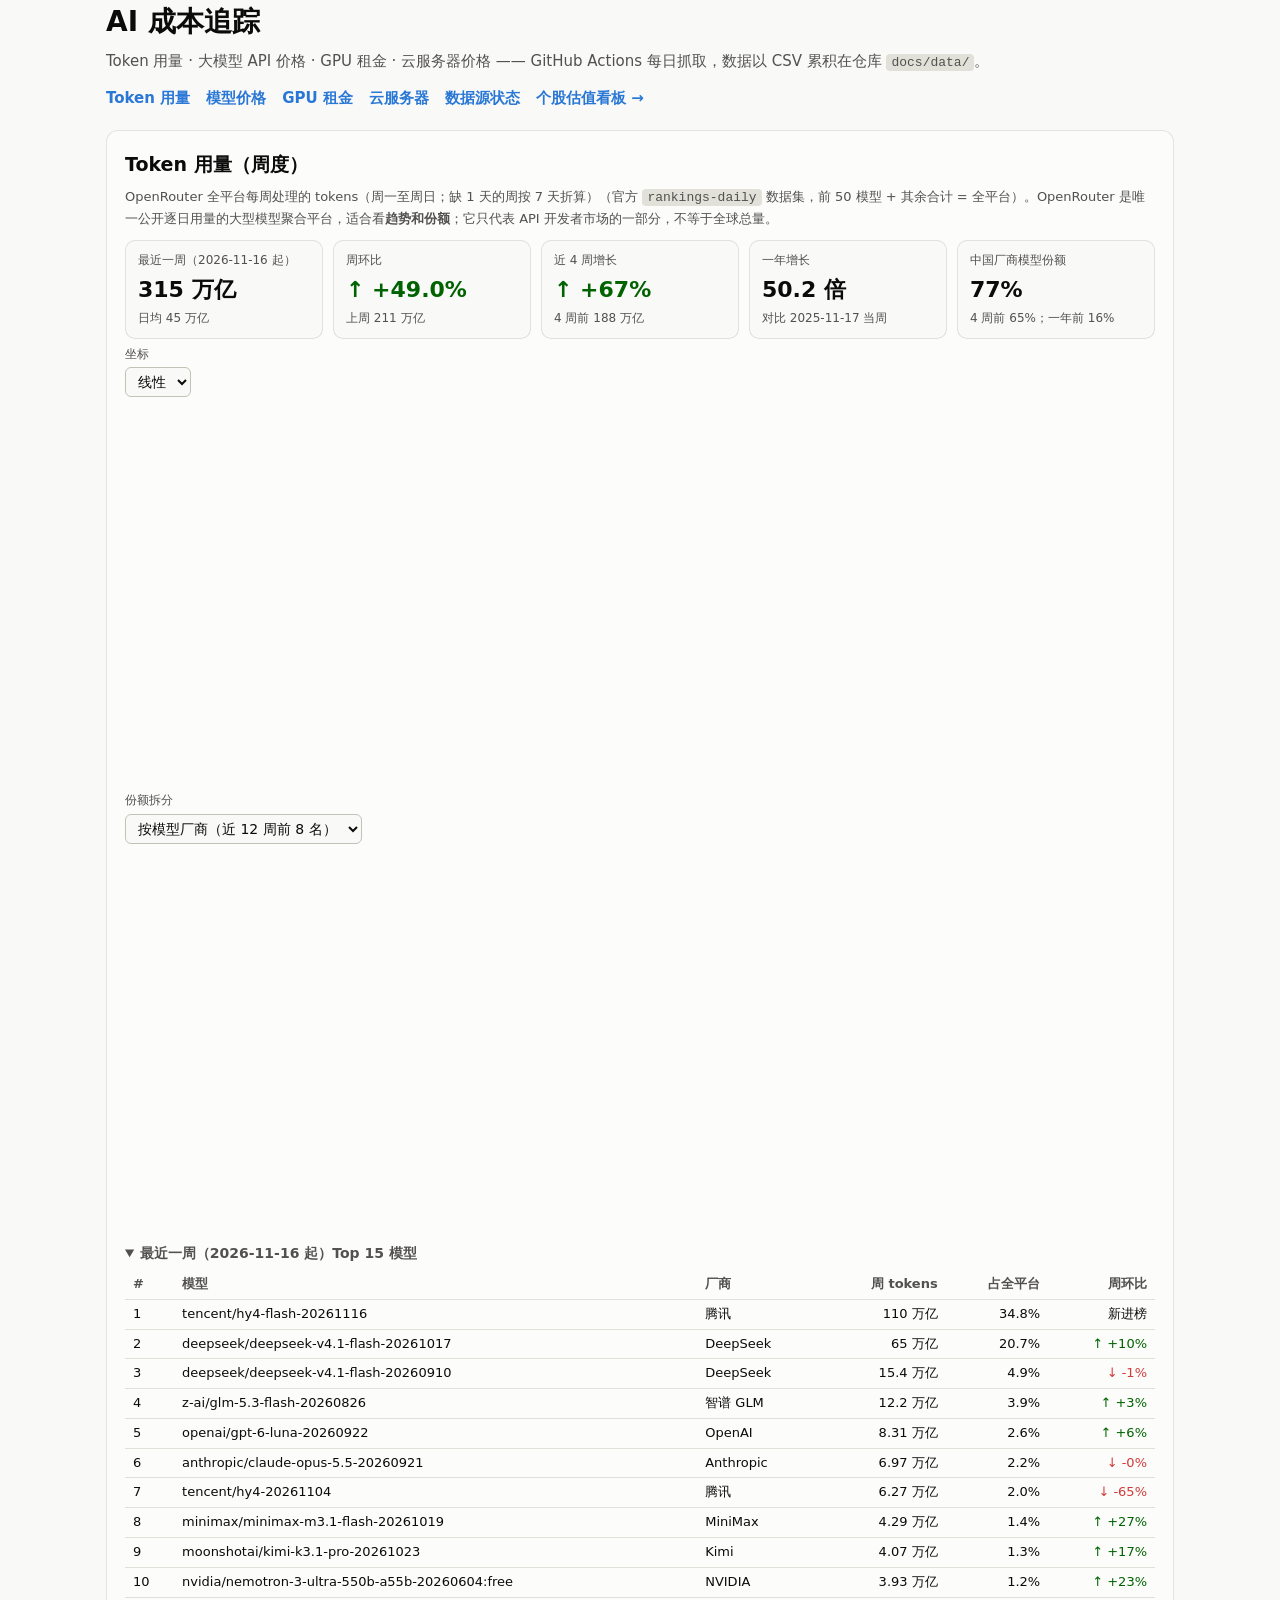
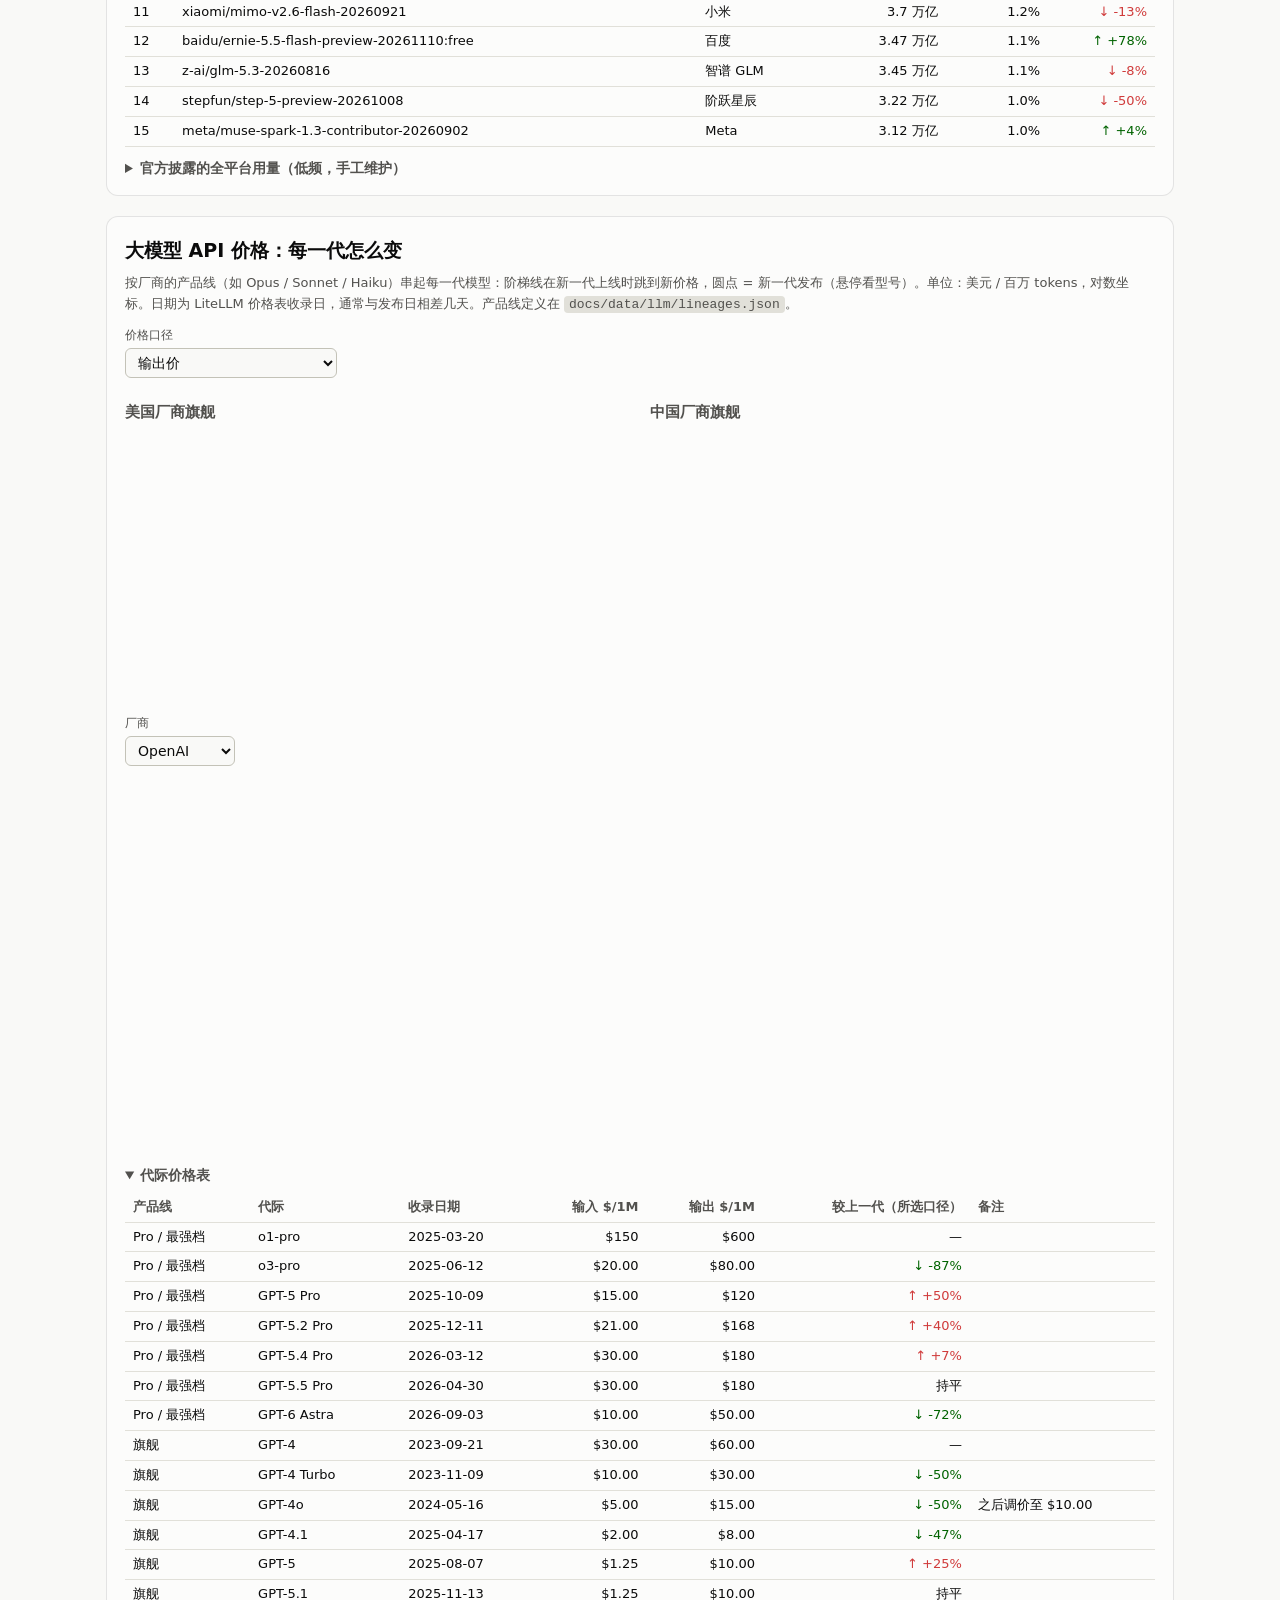
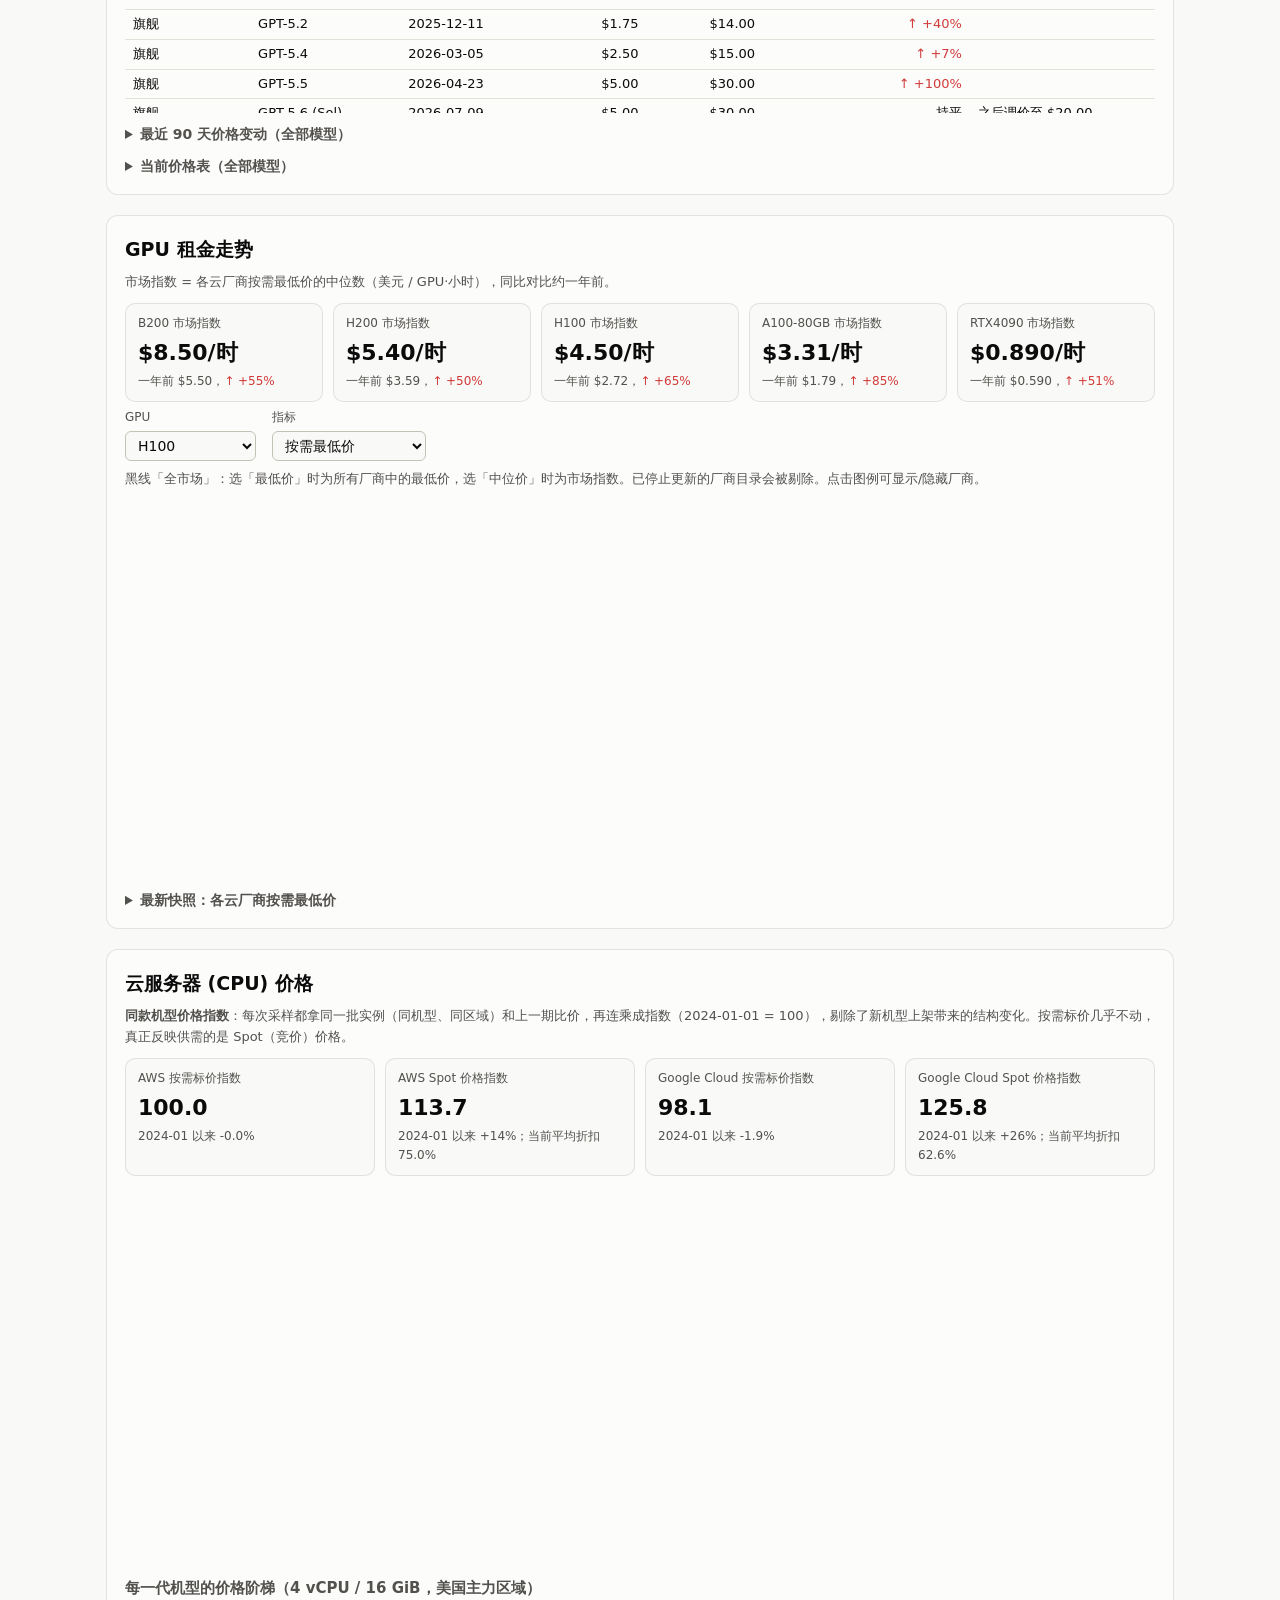
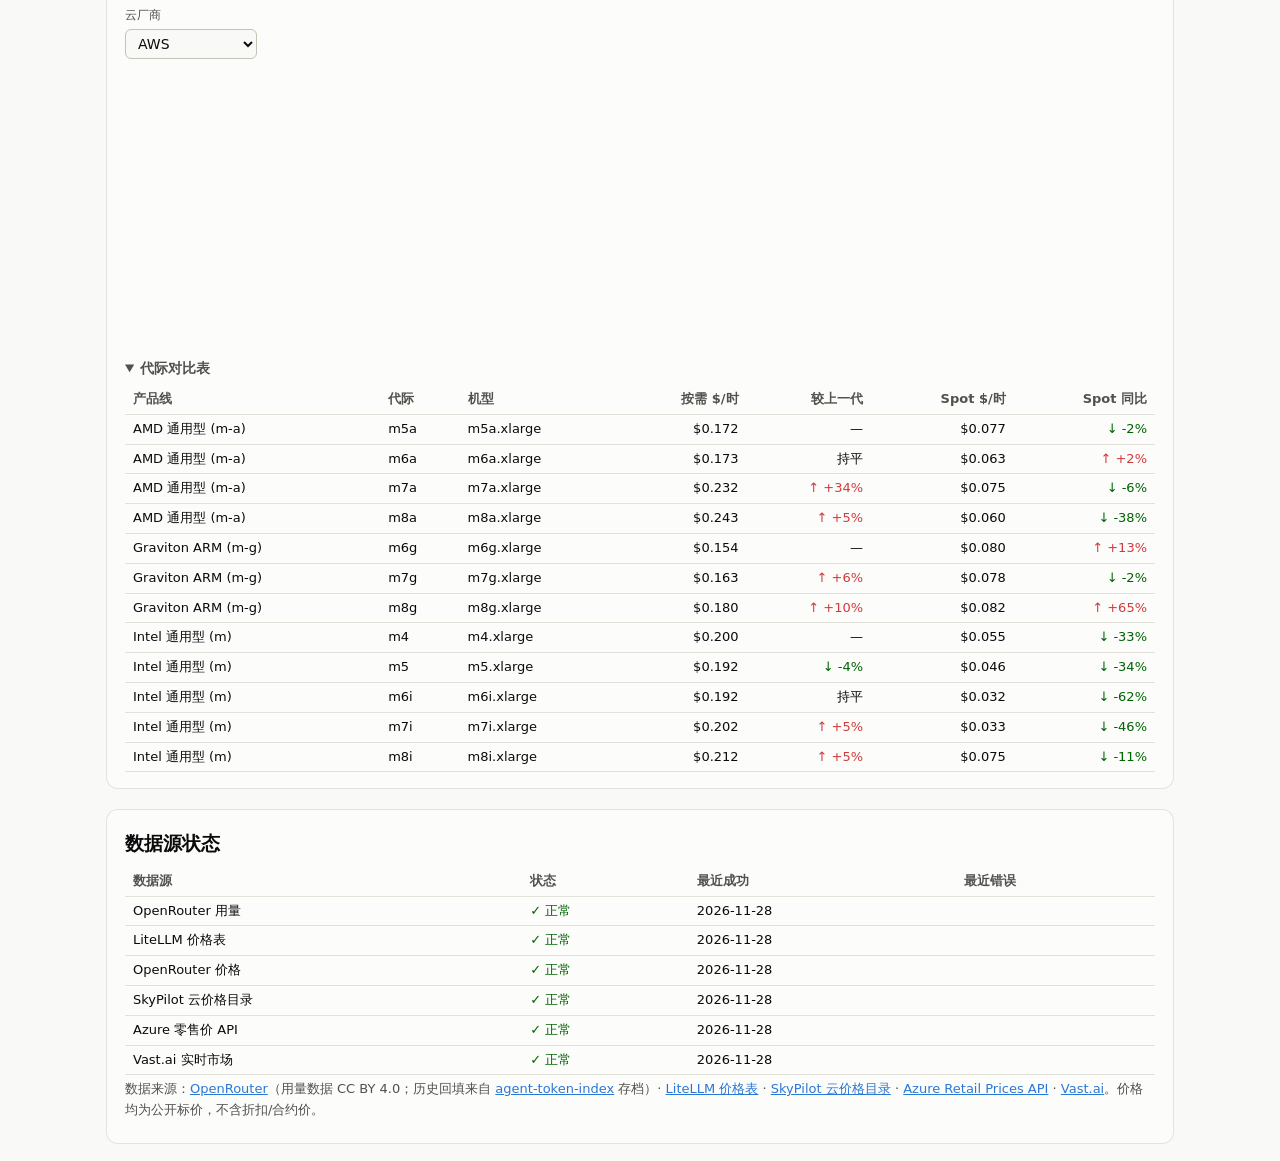
<file: docs/index.html>
<!doctype html>
<html lang="zh-CN">
<head>
<meta charset="utf-8">
<meta name="viewport" content="width=device-width, initial-scale=1">
<title>AI 成本追踪</title>
<meta name="description" content="全球 Token 用量、大模型 API 价格、GPU / 云服务器租金走势，数据每日自动累积在 GitHub。">
<link rel="stylesheet" href="style.css">
</head>
<body>
<header class="wrap">
  <h1>AI 成本追踪</h1>
  <p class="sub">Token 用量 · 大模型 API 价格 · GPU 租金 · 云服务器价格 —— GitHub Actions 每日抓取，数据以 CSV 累积在仓库 <code>docs/data/</code>。</p>
  <nav>
    <a href="#usage">Token 用量</a><a href="#llm">模型价格</a><a href="#gpu">GPU 租金</a><a href="#cpu">云服务器</a><a href="#status">数据源状态</a><a href="valuation/">个股估值看板 →</a>
  </nav>
</header>

<main class="wrap">
  <!-- ------------------------------------------------------------ usage -->
  <section id="usage" class="card">
    <h2>Token 用量（周度）</h2>
    <p class="hint">OpenRouter 全平台每周处理的 tokens（周一至周日；缺 1 天的周按 7 天折算）（官方 <code>rankings-daily</code> 数据集，前 50 模型 + 其余合计 = 全平台）。OpenRouter 是唯一公开逐日用量的大型模型聚合平台，适合看<strong>趋势和份额</strong>；它只代表 API 开发者市场的一部分，不等于全球总量。</p>
    <div id="usageTiles" class="tiles"></div>
    <div class="controls">
      <label>坐标 <select id="usageScale"><option value="linear">线性</option><option value="log">对数</option></select></label>
    </div>
    <div class="chart"><canvas id="usageTotalChart"></canvas></div>
    <div class="controls">
      <label>份额拆分 <select id="shareBy"><option value="vendor">按模型厂商（近 12 周前 8 名）</option><option value="region">按厂商所属地区</option></select></label>
    </div>
    <div class="chart"><canvas id="usageShareChart"></canvas></div>
    <details open><summary id="topModelsTitle">最近一周 Top 15 模型</summary><div class="tablewrap"><table id="topModels"></table></div></details>
    <details><summary>官方披露的全平台用量（低频，手工维护）</summary>
      <p class="hint">各机构发布会 / 财报披露，统一换算为日均 tokens，对数坐标。来源见 <code>docs/data/token_usage/milestones.csv</code>。</p>
      <div class="chart short"><canvas id="usageChart"></canvas></div>
      <div class="tablewrap"><table id="usageTable"></table></div>
    </details>
  </section>

  <!-- -------------------------------------------------------------- llm -->
  <section id="llm" class="card">
    <h2>大模型 API 价格：每一代怎么变</h2>
    <p class="hint">按厂商的产品线（如 Opus / Sonnet / Haiku）串起每一代模型：阶梯线在新一代上线时跳到新价格，圆点 = 新一代发布（悬停看型号）。单位：美元 / 百万 tokens，对数坐标。日期为 LiteLLM 价格表收录日，通常与发布日相差几天。产品线定义在 <code>docs/data/llm/lineages.json</code>。</p>
    <div class="controls">
      <label>价格口径 <select id="llmKind">
        <option value="output">输出价</option><option value="input">输入价</option><option value="blend">混合价（输入:输出 = 3:1）</option>
      </select></label>
    </div>
    <div class="two">
      <div><h3>美国厂商旗舰</h3><div class="chart short"><canvas id="flagUS"></canvas></div></div>
      <div><h3>中国厂商旗舰</h3><div class="chart short"><canvas id="flagCN"></canvas></div></div>
    </div>
    <div class="controls">
      <label>厂商 <select id="llmVendor"></select></label>
    </div>
    <div class="chart"><canvas id="lineChart"></canvas></div>
    <details open><summary>代际价格表</summary><div class="tablewrap"><table id="genTable"></table></div></details>
    <details><summary>最近 90 天价格变动（全部模型）</summary><div class="tablewrap"><table id="llmChanges"></table></div></details>
    <details><summary>当前价格表（全部模型）</summary>
      <div class="controls">
        <label>数据源 <select id="llmSource"></select></label>
        <label class="grow">筛选 <input id="llmFilter" placeholder="模型或厂商"></label>
      </div>
      <div class="tablewrap"><table id="llmLatest"></table></div></details>
  </section>

  <!-- -------------------------------------------------------------- gpu -->
  <section id="gpu" class="card">
    <h2>GPU 租金走势</h2>
    <p class="hint">市场指数 = 各云厂商按需最低价的中位数（美元 / GPU·小时），同比对比约一年前。</p>
    <div id="gpuTiles" class="tiles"></div>
    <div class="controls">
      <label>GPU <select id="gpuType"></select></label>
      <label>指标 <select id="gpuMetric">
        <option value="min_usd_per_gpu_hr">按需最低价</option>
        <option value="median_usd_per_gpu_hr">按需中位价</option>
        <option value="spot_min_usd_per_gpu_hr">Spot / 竞价最低价</option>
      </select></label>
    </div>
    <p class="hint">黑线「全市场」：选「最低价」时为所有厂商中的最低价，选「中位价」时为市场指数。已停止更新的厂商目录会被剔除。点击图例可显示/隐藏厂商。</p>
    <div class="chart"><canvas id="gpuChart"></canvas></div>
    <details><summary>最新快照：各云厂商按需最低价</summary><div class="tablewrap"><table id="gpuTable"></table></div></details>
  </section>

  <!-- -------------------------------------------------------------- cpu -->
  <section id="cpu" class="card">
    <h2>云服务器 (CPU) 价格</h2>
    <p class="hint"><strong>同款机型价格指数</strong>：每次采样都拿同一批实例（同机型、同区域）和上一期比价，再连乘成指数（2024-01-01 = 100），剔除了新机型上架带来的结构变化。按需标价几乎不动，真正反映供需的是 Spot（竞价）价格。</p>
    <div id="cpuTiles" class="tiles"></div>
    <div class="chart"><canvas id="cpuIndexChart"></canvas></div>
    <h3>每一代机型的价格阶梯（4 vCPU / 16 GiB，美国主力区域）</h3>
    <div class="controls">
      <label>云厂商 <select id="genCloud"></select></label>
    </div>
    <div class="chart short"><canvas id="genChart"></canvas></div>
    <details open><summary>代际对比表</summary><div class="tablewrap"><table id="cpuGenTable"></table></div></details>
  </section>

  <section id="status" class="card">
    <h2>数据源状态</h2>
    <div class="tablewrap"><table id="statusTable"></table></div>
    <p class="hint">数据来源：<a href="https://openrouter.ai/rankings">OpenRouter</a>（用量数据 CC BY 4.0；历史回填来自 <a href="https://github.com/harni555/agent-token-index">agent-token-index</a> 存档）·
      <a href="https://github.com/BerriAI/litellm">LiteLLM 价格表</a> ·
      <a href="https://github.com/skypilot-org/skypilot-catalog">SkyPilot 云价格目录</a> ·
      <a href="https://learn.microsoft.com/rest/api/cost-management/retail-prices/azure-retail-prices">Azure Retail Prices API</a> ·
      <a href="https://vast.ai">Vast.ai</a>。价格均为公开标价，不含折扣/合约价。</p>
  </section>
</main>

<script src="vendor/chart.umd.min.js"></script>
<script src="vendor/chartjs-adapter-date-fns.bundle.min.js"></script>
<script src="app.js"></script>
</body>
</html>
</file>
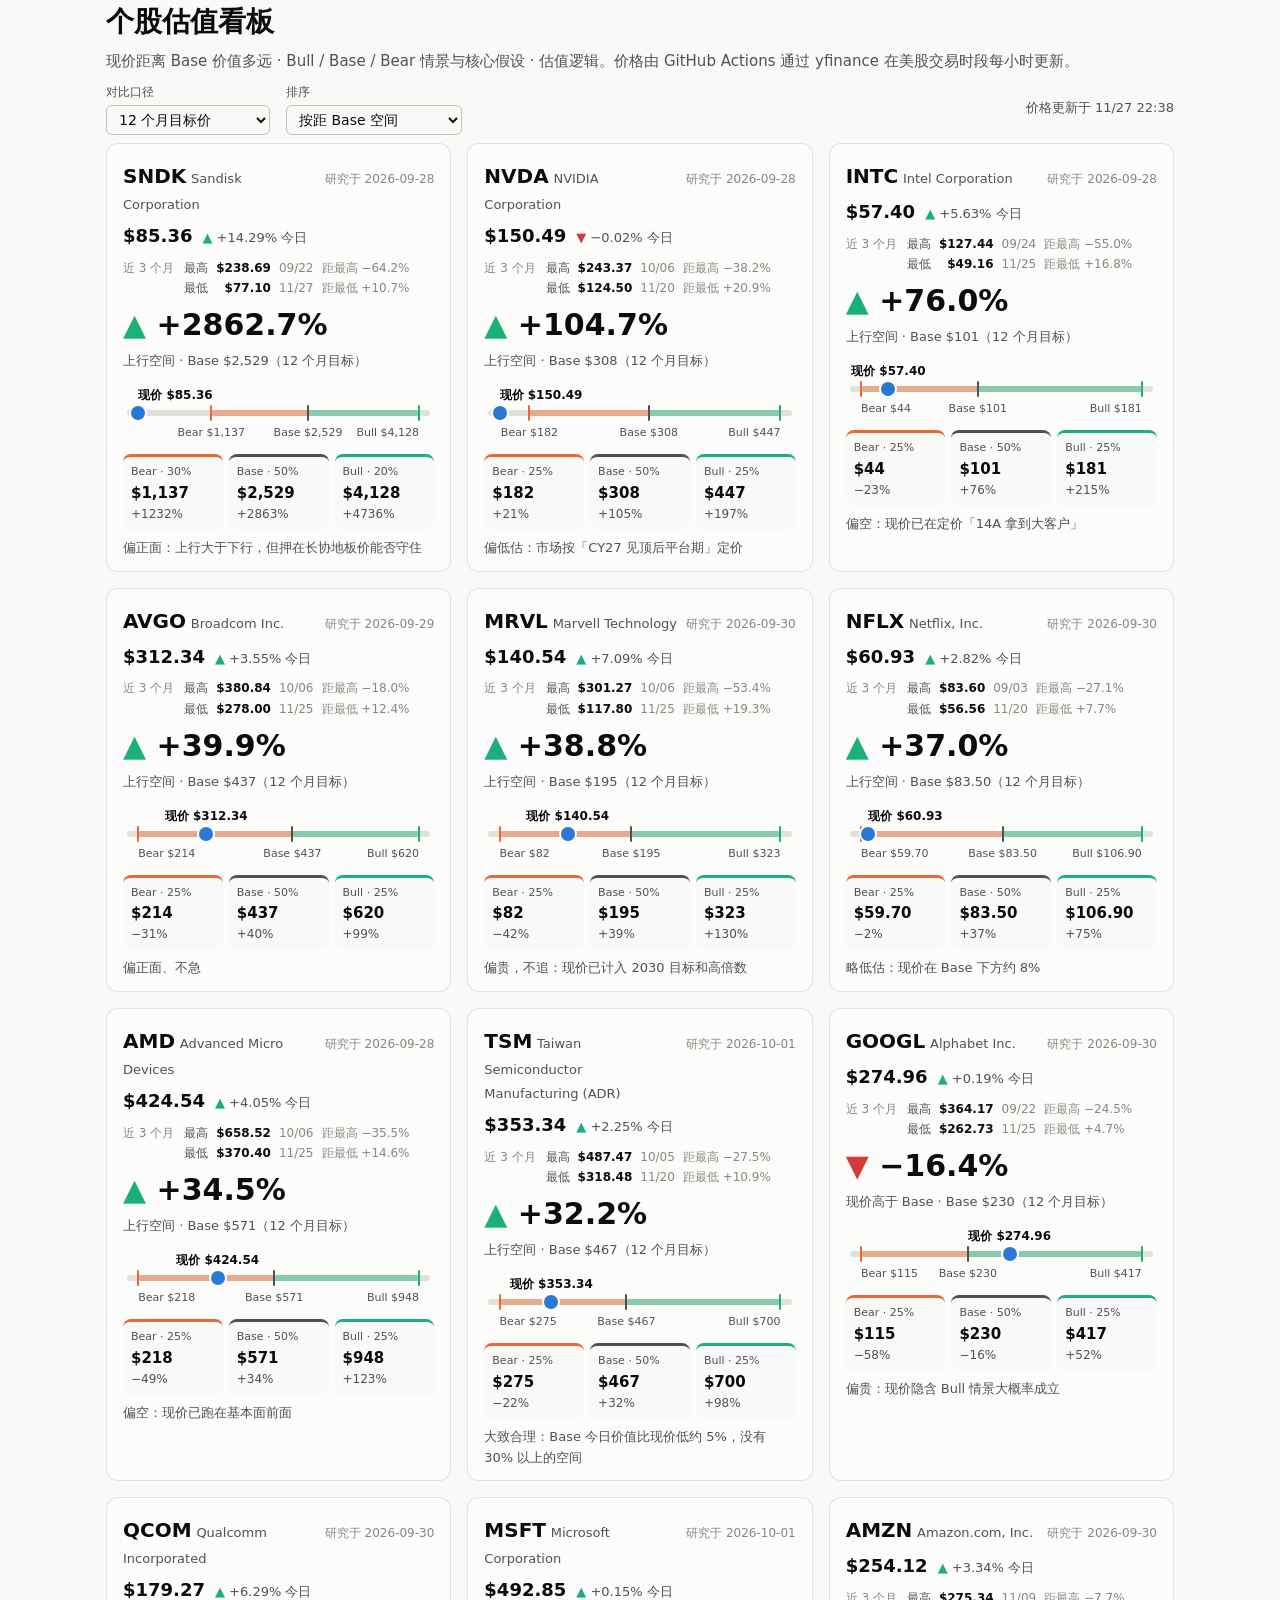
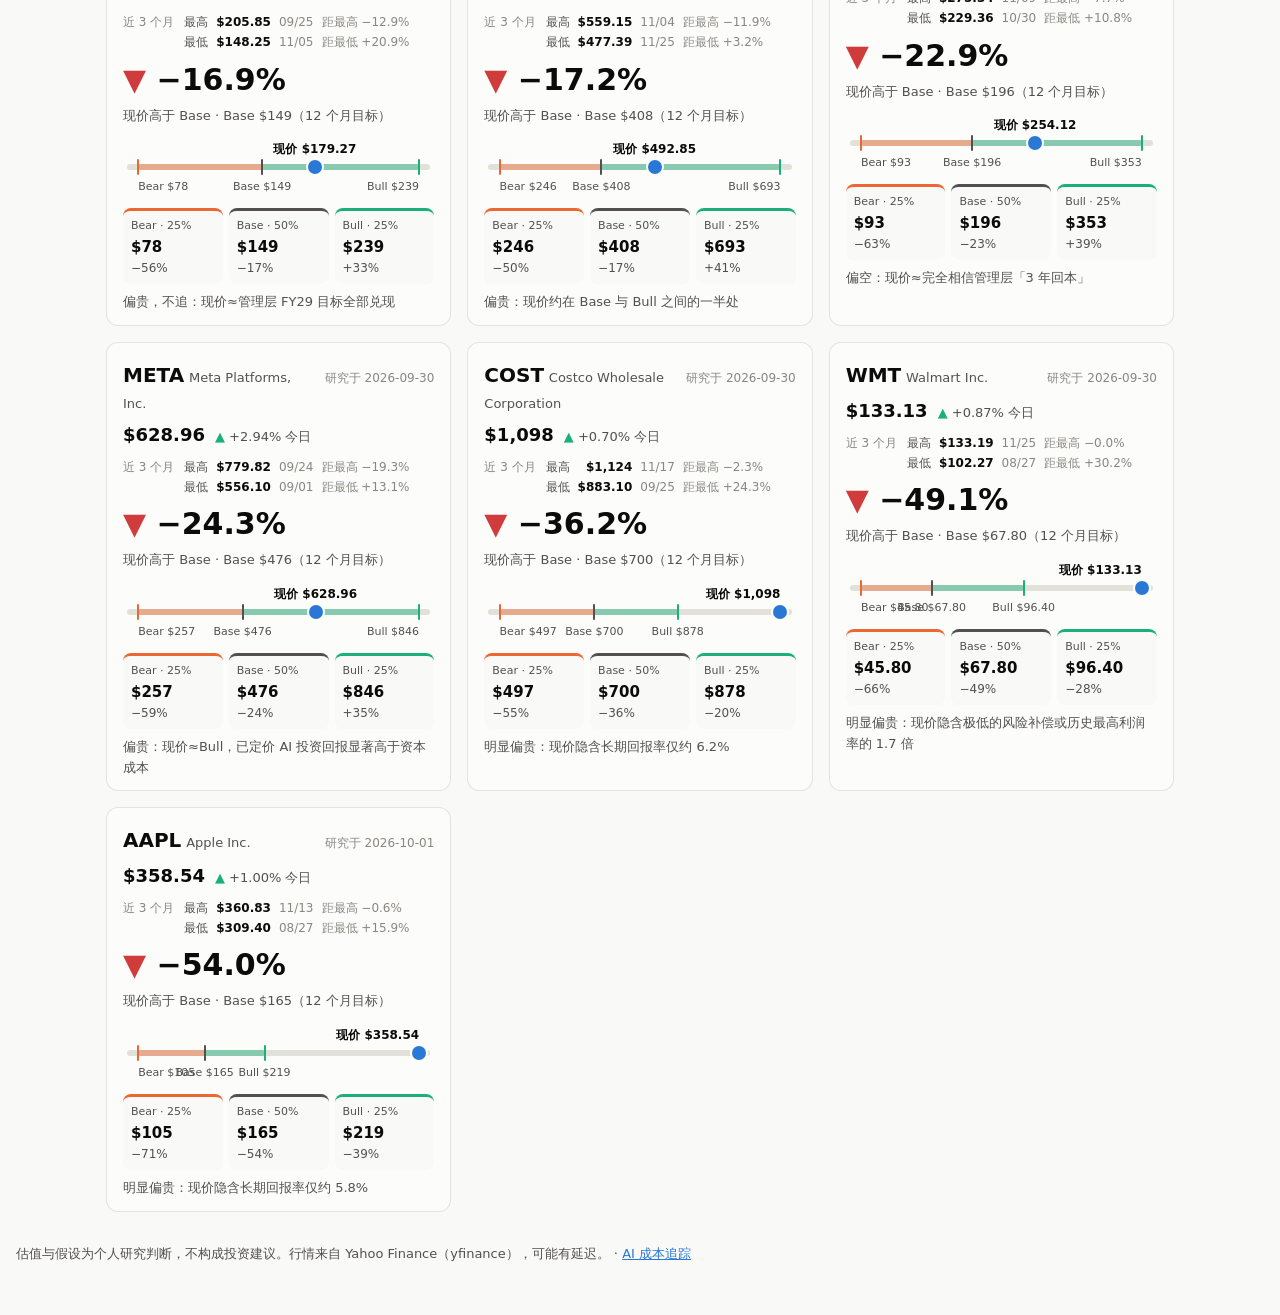
<file: docs/valuation/index.html>
<!doctype html>
<html lang="zh-CN">
<head>
<meta charset="utf-8">
<meta name="viewport" content="width=device-width, initial-scale=1">
<title>个股估值看板</title>
<meta name="description" content="自建估值：现价距离 Base 价值多远，以及 Bull / Base / Bear 情景和核心假设。价格由 GitHub Actions 通过 yfinance 定时更新。">
<link rel="stylesheet" href="../style.css">
<link rel="stylesheet" href="valuation.css">
</head>
<body>
<header class="wrap">
  <h1><a href="#/" class="home">个股估值看板</a></h1>
  <p class="sub">现价距离 Base 价值多远 · Bull / Base / Bear 情景与核心假设 · 估值逻辑。价格由 GitHub Actions 通过 yfinance 在美股交易时段每小时更新。</p>
  <div class="controls toolbar">
    <label>对比口径
      <select id="refMode">
        <option value="target">12 个月目标价</option>
        <option value="today">今日合理价（折现）</option>
      </select>
    </label>
    <label id="sortWrap">排序
      <select id="sortBy">
        <option value="gap">按距 Base 空间</option>
        <option value="date">按研究日期（新→旧）</option>
        <option value="ticker">按代码</option>
      </select>
    </label>
    <span class="grow"></span>
    <span id="priceStamp" class="hint"></span>
  </div>
</header>

<main id="app" class="wrap"><p class="hint">加载中…</p></main>

<footer class="wrap hint foot">
  估值与假设为个人研究判断，不构成投资建议。行情来自 Yahoo Finance（yfinance），可能有延迟。
  · <a href="../">AI 成本追踪</a>
</footer>

<script src="../vendor/chart.umd.min.js"></script>
<script src="../vendor/chartjs-adapter-date-fns.bundle.min.js"></script>
<script src="../vendor/marked.umd.js"></script>
<script src="app.js"></script>
</body>
</html>
</file>
<file: docs/style.css>
:root {
  color-scheme: light;
  --page: #f9f9f7;
  --surface: #fcfcfb;
  --ink: #0b0b0b;
  --ink-2: #52514e;
  --muted: #898781;
  --grid: #e1e0d9;
  --axis: #c3c2b7;
  --border: rgba(11, 11, 11, 0.10);
  --accent: #2a78d6;
  --good: #006300;
  --bad: #d03b3b;
  --s1: #2a78d6; --s2: #eb6834; --s3: #1baf7a; --s4: #eda100;
  --s5: #e87ba4; --s6: #008300; --s7: #4a3aa7; --s8: #e34948;
}
@media (prefers-color-scheme: dark) {
  :root:not([data-theme="light"]) {
    color-scheme: dark;
    --page: #0d0d0d; --surface: #1a1a19; --ink: #ffffff; --ink-2: #c3c2b7; --muted: #898781;
    --grid: #2c2c2a; --axis: #383835; --border: rgba(255, 255, 255, 0.10); --accent: #3987e5;
    --good: #0ca30c; --bad: #e66767;
    --s1: #3987e5; --s2: #d95926; --s3: #199e70; --s4: #c98500;
    --s5: #d55181; --s6: #008300; --s7: #9085e9; --s8: #e66767;
  }
}
:root[data-theme="dark"] {
  color-scheme: dark;
  --page: #0d0d0d; --surface: #1a1a19; --ink: #ffffff; --ink-2: #c3c2b7; --muted: #898781;
  --grid: #2c2c2a; --axis: #383835; --border: rgba(255, 255, 255, 0.10); --accent: #3987e5;
  --good: #0ca30c; --bad: #e66767;
  --s1: #3987e5; --s2: #d95926; --s3: #199e70; --s4: #c98500;
  --s5: #d55181; --s6: #008300; --s7: #9085e9; --s8: #e66767;
}

* { box-sizing: border-box; }
body {
  margin: 0; background: var(--page); color: var(--ink);
  font: 15px/1.6 system-ui, -apple-system, "Segoe UI", "PingFang SC", "Microsoft YaHei", sans-serif;
}
.wrap { max-width: 1100px; margin: 0 auto; padding: 0 16px; }
header { padding-top: 28px; }
h1 { font-size: 28px; margin: 0 0 4px; }
h2 { font-size: 19px; margin: 0 0 8px; }
.sub, .hint { color: var(--ink-2); margin: 4px 0 10px; }
.hint { font-size: 13px; }
a { color: var(--accent); }
code { font-size: 13px; background: var(--grid); padding: 1px 5px; border-radius: 4px; }
nav { display: flex; flex-wrap: wrap; gap: 6px 16px; margin: 12px 0 20px; }
nav a { text-decoration: none; font-weight: 600; }

.card {
  min-width: 0;
  background: var(--surface); border: 1px solid var(--border); border-radius: 12px;
  padding: 18px 18px 12px; margin-bottom: 20px;
}
.chart { position: relative; height: 380px; }
.chart.short { height: 280px; }
.controls { display: flex; flex-wrap: wrap; gap: 10px 16px; align-items: end; margin: 6px 0 8px; }
.controls label { display: flex; flex-direction: column; font-size: 12px; color: var(--ink-2); gap: 3px; }
.controls .grow { flex: 1 1 240px; }
select, input {
  font: inherit; font-size: 14px; color: var(--ink); background: var(--page);
  border: 1px solid var(--axis); border-radius: 6px; padding: 5px 8px; min-width: 0;
}

details { margin: 10px 0 4px; }
summary { cursor: pointer; color: var(--ink-2); font-size: 14px; font-weight: 600; }
@media (max-width: 760px) { .chart { height: 320px; } }
.tablewrap { max-height: 520px; overflow: auto; margin-top: 6px; }
table { border-collapse: collapse; width: 100%; font-size: 13px; }
th, td { text-align: left; padding: 4px 8px; border-bottom: 1px solid var(--grid); white-space: nowrap; }
th { position: sticky; top: 0; background: var(--surface); color: var(--ink-2); font-weight: 600; }
td.num, th.num { text-align: right; font-variant-numeric: tabular-nums; }
.up { color: var(--bad); }
.down { color: var(--good); }
.ok { color: var(--good); }
.fail { color: var(--bad); }
h3 { font-size: 15px; margin: 14px 0 4px; color: var(--ink-2); }
.two { display: grid; grid-template-columns: minmax(0, 1fr) minmax(0, 1fr); gap: 0 20px; }
@media (max-width: 760px) { .two { grid-template-columns: minmax(0, 1fr); } }
.tiles { display: grid; grid-template-columns: repeat(auto-fit, minmax(170px, 1fr)); gap: 10px; margin: 10px 0 6px; }
.tile { border: 1px solid var(--border); border-radius: 10px; padding: 10px 12px; background: var(--page); }
.tile .k { font-size: 12px; color: var(--ink-2); }
.tile .v { font-size: 22px; font-weight: 650; margin-top: 2px; }
.tile .d { font-size: 12px; color: var(--ink-2); margin-top: 2px; }
</file>
<file: docs/valuation/valuation.css>
/* Valuation dashboard — builds on ../style.css tokens. */
:root {
  --bear: #eb6834; --base: #52514e; --bull: #1baf7a; --price: #2a78d6;
  /* upside / downside marks (arrows, bar fills). Swap if you prefer red = up. */
  --pos: #1baf7a; --neg: #d03b3b;
}
@media (prefers-color-scheme: dark) {
  :root:not([data-theme="light"]) {
    --bear: #d95926; --base: #c3c2b7; --bull: #199e70; --price: #3987e5; --pos: #199e70; --neg: #e66767;
  }
}
:root[data-theme="dark"] {
  --bear: #d95926; --base: #c3c2b7; --bull: #199e70; --price: #3987e5; --pos: #199e70; --neg: #e66767;
}

h1 a.home { color: inherit; text-decoration: none; }
.toolbar { align-items: center; }
.toolbar .grow { flex: 1 1 0; }
#priceStamp { margin: 0; }
.foot { padding: 8px 16px 40px; }
.num { font-variant-numeric: tabular-nums; }
.muted { color: var(--muted); }
.arrow-pos { color: var(--pos); }
.arrow-neg { color: var(--neg); }

/* ---------------------------------------------------------------- overview */
.grid { display: grid; grid-template-columns: repeat(auto-fill, minmax(320px, 1fr)); gap: 16px; margin-bottom: 24px; }
@media (max-width: 400px) { .grid { grid-template-columns: minmax(0, 1fr); } }
a.co {
  display: block; color: inherit; text-decoration: none;
  background: var(--surface); border: 1px solid var(--border); border-radius: 12px; padding: 16px 16px 12px;
  transition: border-color .15s;
}
a.co:hover, a.co:focus-visible { border-color: var(--accent); outline: none; }
.co-head { display: flex; justify-content: space-between; align-items: baseline; gap: 8px; }
.tk { font-size: 20px; font-weight: 700; }
.nm { color: var(--ink-2); font-size: 13px; }
.co-date { color: var(--muted); font-size: 12px; white-space: nowrap; }
.co-px { margin-top: 6px; display: flex; align-items: baseline; gap: 10px; flex-wrap: wrap; }
.px { font-size: 18px; font-weight: 600; }
.chg { font-size: 13px; color: var(--ink-2); }
.gap { margin-top: 10px; display: flex; align-items: baseline; gap: 10px; flex-wrap: wrap; }
.gap .v { font-size: 30px; font-weight: 700; line-height: 1.1; }
.gap .k { font-size: 13px; color: var(--ink-2); }
.stance { margin-top: 8px; font-size: 13px; color: var(--ink-2); }

/* three scenario cells */
.scn { display: grid; grid-template-columns: repeat(3, minmax(0, 1fr)); gap: 6px; margin-top: 10px; }
.scn > div { border-radius: 8px; background: var(--page); padding: 6px 8px; border-top: 3px solid var(--grid); }
.scn .bear { border-top-color: var(--bear); }
.scn .base { border-top-color: var(--base); }
.scn .bull { border-top-color: var(--bull); }
.scn .l { font-size: 11px; color: var(--ink-2); }
.scn .p { font-weight: 650; }
.scn .d { font-size: 12px; color: var(--ink-2); }

/* ---------------------------------------------------------------- range bar */
.rb { position: relative; height: 58px; margin: 14px 4px 2px; }
.rb-track { position: absolute; left: 0; right: 0; top: 24px; height: 6px; border-radius: 3px; background: var(--grid); }
.rb-zone { position: absolute; top: 24px; height: 6px; }
.rb-zone.lo { background: color-mix(in srgb, var(--bear) 45%, transparent); border-radius: 3px 0 0 3px; }
.rb-zone.hi { background: color-mix(in srgb, var(--bull) 45%, transparent); border-radius: 0 3px 3px 0; }
.rb-tick { position: absolute; top: 19px; width: 2px; height: 16px; margin-left: -1px; border-radius: 1px; }
.rb-tick.bear { background: var(--bear); } .rb-tick.base { background: var(--base); } .rb-tick.bull { background: var(--bull); }
.rb-lab { position: absolute; top: 38px; font-size: 11px; color: var(--ink-2); white-space: nowrap; transform: translateX(-50%); }
.rb-dot {
  position: absolute; top: 20px; width: 14px; height: 14px; margin-left: -7px; border-radius: 50%;
  background: var(--price); box-shadow: 0 0 0 2px var(--surface);
}
.rb-plab { position: absolute; top: 0; font-size: 12px; font-weight: 600; white-space: nowrap; transform: translateX(-50%); }
.rb-lab.edge-l, .rb-plab.edge-l { transform: none; }
.rb-lab.edge-r, .rb-plab.edge-r { transform: translateX(-100%); }

/* ---------------------------------------------------------------- detail */
.back { display: inline-block; margin: 0 0 10px; text-decoration: none; font-weight: 600; }
.d-head h2 { font-size: 24px; margin: 0; }
.d-head .meta { color: var(--ink-2); font-size: 13px; margin: 4px 0 0; }
.chip { display: inline-block; font-size: 12px; padding: 2px 8px; border-radius: 999px; border: 1px solid var(--border); background: var(--page); color: var(--ink-2); margin-left: 6px; vertical-align: middle; }
.d-grid { display: grid; grid-template-columns: minmax(0, 5fr) minmax(0, 6fr); gap: 20px; margin-top: 16px; }
@media (max-width: 900px) { .d-grid { grid-template-columns: minmax(0, 1fr); } }
.d-grid > .card { margin-bottom: 0; }
.big-px { font-size: 30px; font-weight: 700; }
.chart.price { height: 260px; margin-top: 10px; }
.chart-empty { display: flex; align-items: center; justify-content: center; text-align: center; color: var(--muted); font-size: 13px; border: 1px dashed var(--grid); border-radius: 8px; }

table.st { font-size: 13px; }
table.st th, table.st td { white-space: normal; vertical-align: top; padding: 6px 8px; }
table.st th { position: static; }
table.st td.c, table.st th.c { text-align: right; font-variant-numeric: tabular-nums; white-space: nowrap; }
table.st thead th.bear { box-shadow: inset 0 3px 0 var(--bear); }
table.st thead th.base { box-shadow: inset 0 3px 0 var(--base); }
table.st thead th.bull { box-shadow: inset 0 3px 0 var(--bull); }
table.st td.base, table.st th.base { background: color-mix(in srgb, var(--ink) 4%, transparent); }
table.st tr.sec td { color: var(--ink-2); font-weight: 600; font-size: 12px; padding-top: 12px; border-bottom-color: var(--axis); }
table.st tr.hl td { font-weight: 650; }
table.st .note { display: block; color: var(--muted); font-size: 12px; font-weight: 400; margin-top: 1px; }
table.st tr.narr td { font-size: 12px; color: var(--ink-2); white-space: normal; text-align: left; }
.scroll-x { overflow-x: auto; }

ol.summary { padding-left: 20px; margin: 6px 0 4px; }
ol.summary li { margin: 6px 0; }

.sec-tools { display: flex; gap: 12px; align-items: center; margin-bottom: 6px; }
.sec-tools button {
  font: inherit; font-size: 13px; color: var(--accent); background: none; border: 1px solid var(--border);
  border-radius: 6px; padding: 3px 10px; cursor: pointer;
}
details.sec { border-top: 1px solid var(--grid); margin: 0; padding: 4px 0; }
details.sec > summary { font-size: 16px; color: var(--ink); padding: 8px 0; }
.md { padding: 0 2px 10px; overflow-wrap: anywhere; }
.md h3 { color: var(--ink); }
.md table { font-size: 13px; margin: 8px 0; }
.md th, .md td { white-space: normal; vertical-align: top; padding: 5px 8px; min-width: 64px; }
.md th { position: static; }
.md .tbl { overflow-x: auto; }
.md ul, .md ol { padding-left: 22px; }
.md li { margin: 3px 0; }
table.st { table-layout: fixed; }
table.st thead th:first-child { width: 34%; }
table.st tr.noterow { display: none; }
@media (max-width: 600px) {
  .d-grid > .card { padding: 14px 12px 10px; }
  table.st { font-size: 12px; }
  table.st th, table.st td { padding: 5px 4px; }
  table.st td.c, table.st th.c { white-space: normal; }
  table.st thead th:first-child { width: 28%; }
  table.st .note { display: none; }
  table.st tr.has-note td { border-bottom: none; }
  table.st tr.noterow { display: table-row; }
  table.st tr.noterow td { color: var(--muted); font-size: 11px; padding-top: 0; }
  .md th, .md td { min-width: 96px; }
  .gap .v { font-size: 26px; }
}

/* 3-month high / low */
.r3m { display: grid; grid-template-columns: auto auto auto auto 1fr; align-items: baseline; gap: 1px 8px; margin-top: 8px; font-size: 12px; color: var(--ink-2); }
.r3m .k { grid-row: span 2; color: var(--muted); padding-right: 2px; }
.r3m .l { color: var(--ink-2); }
.r3m b { color: var(--ink); font-weight: 600; text-align: right; }
.r3m i { font-style: normal; color: var(--muted); }
.r3m .d { color: var(--muted); }
</file>
